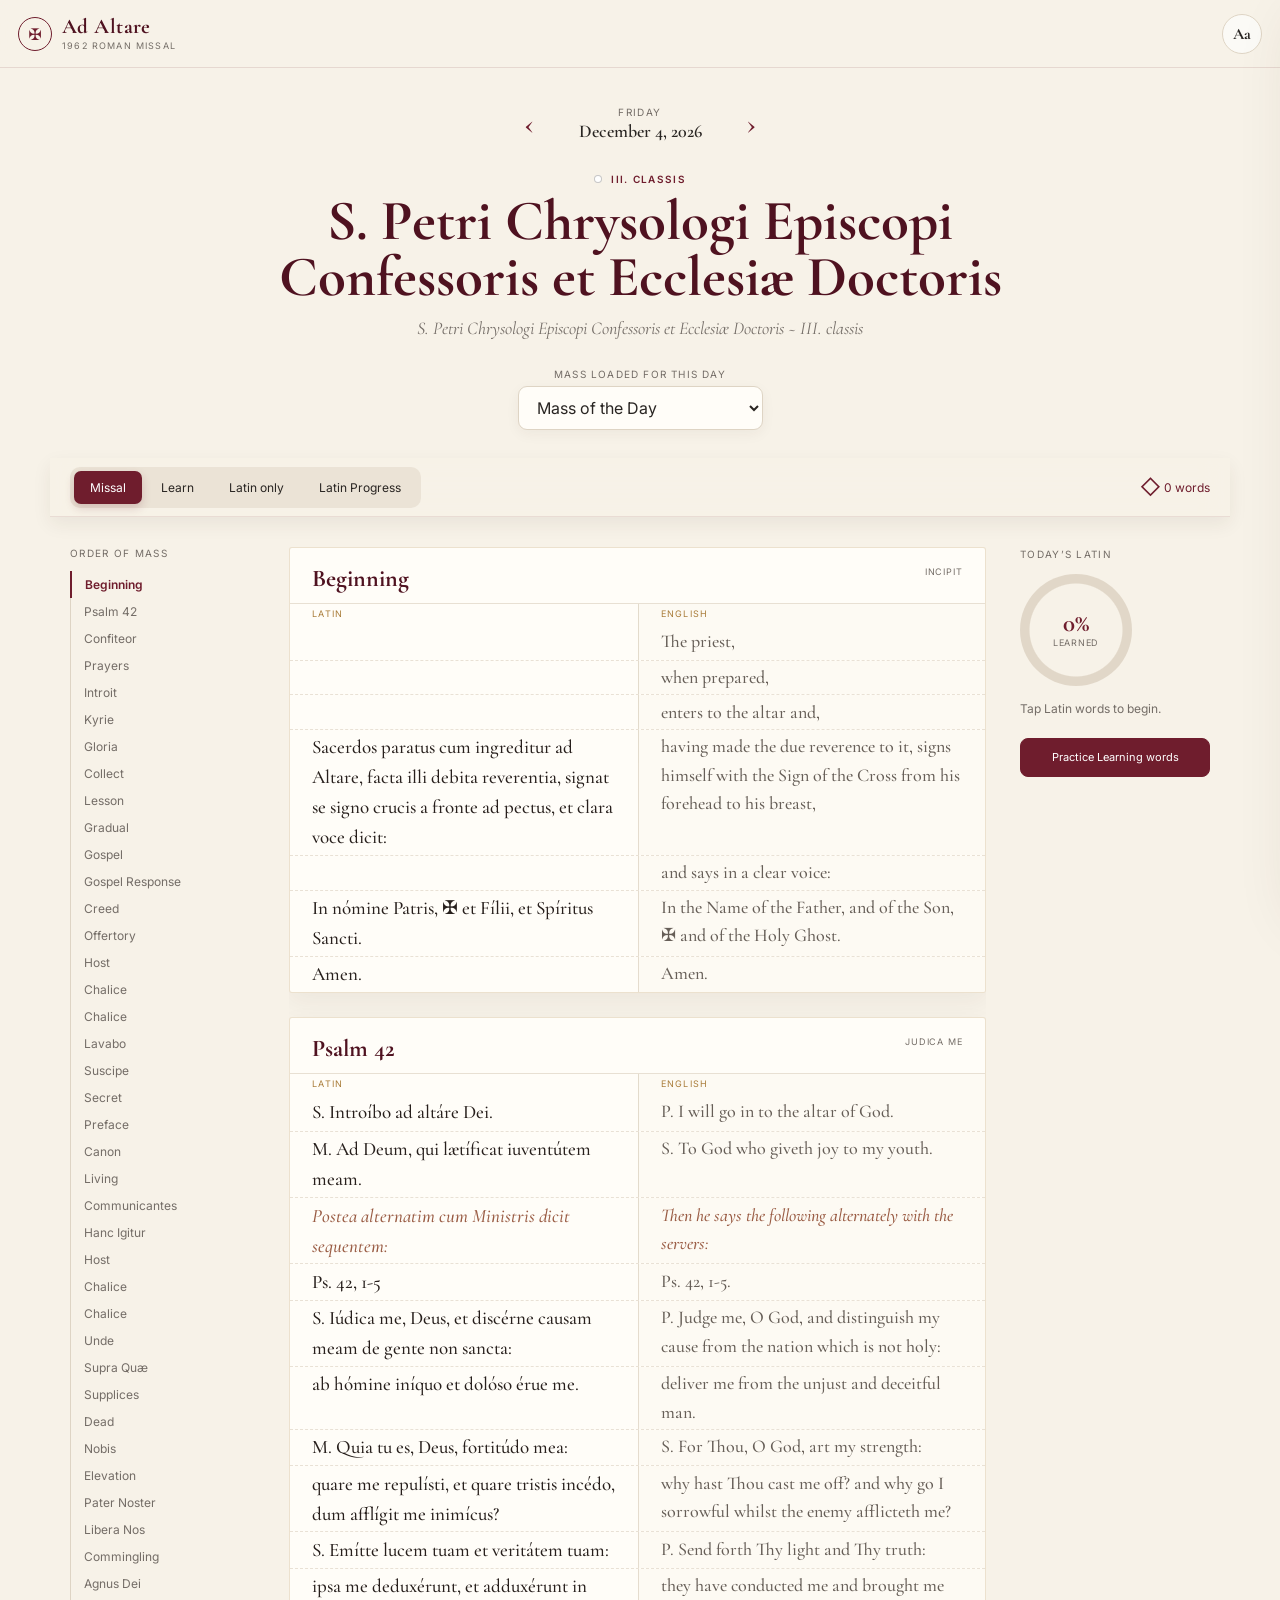
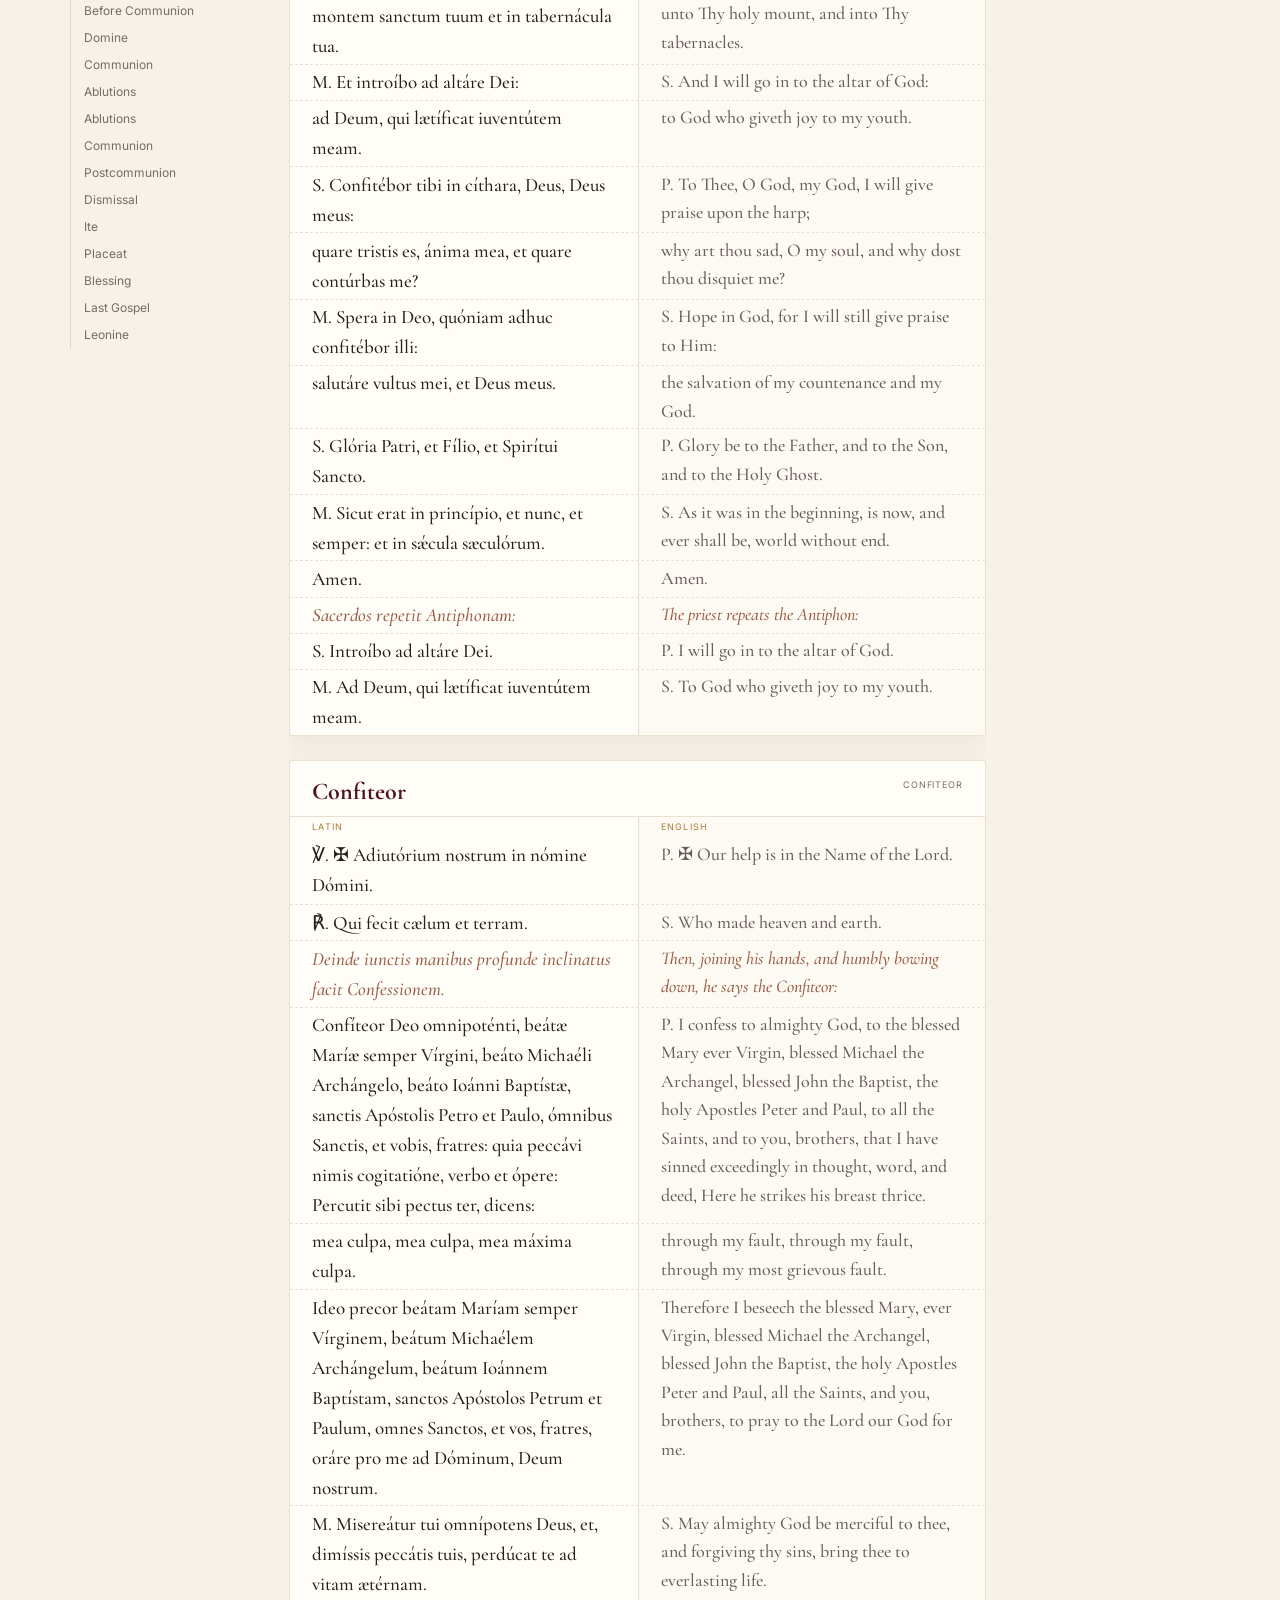
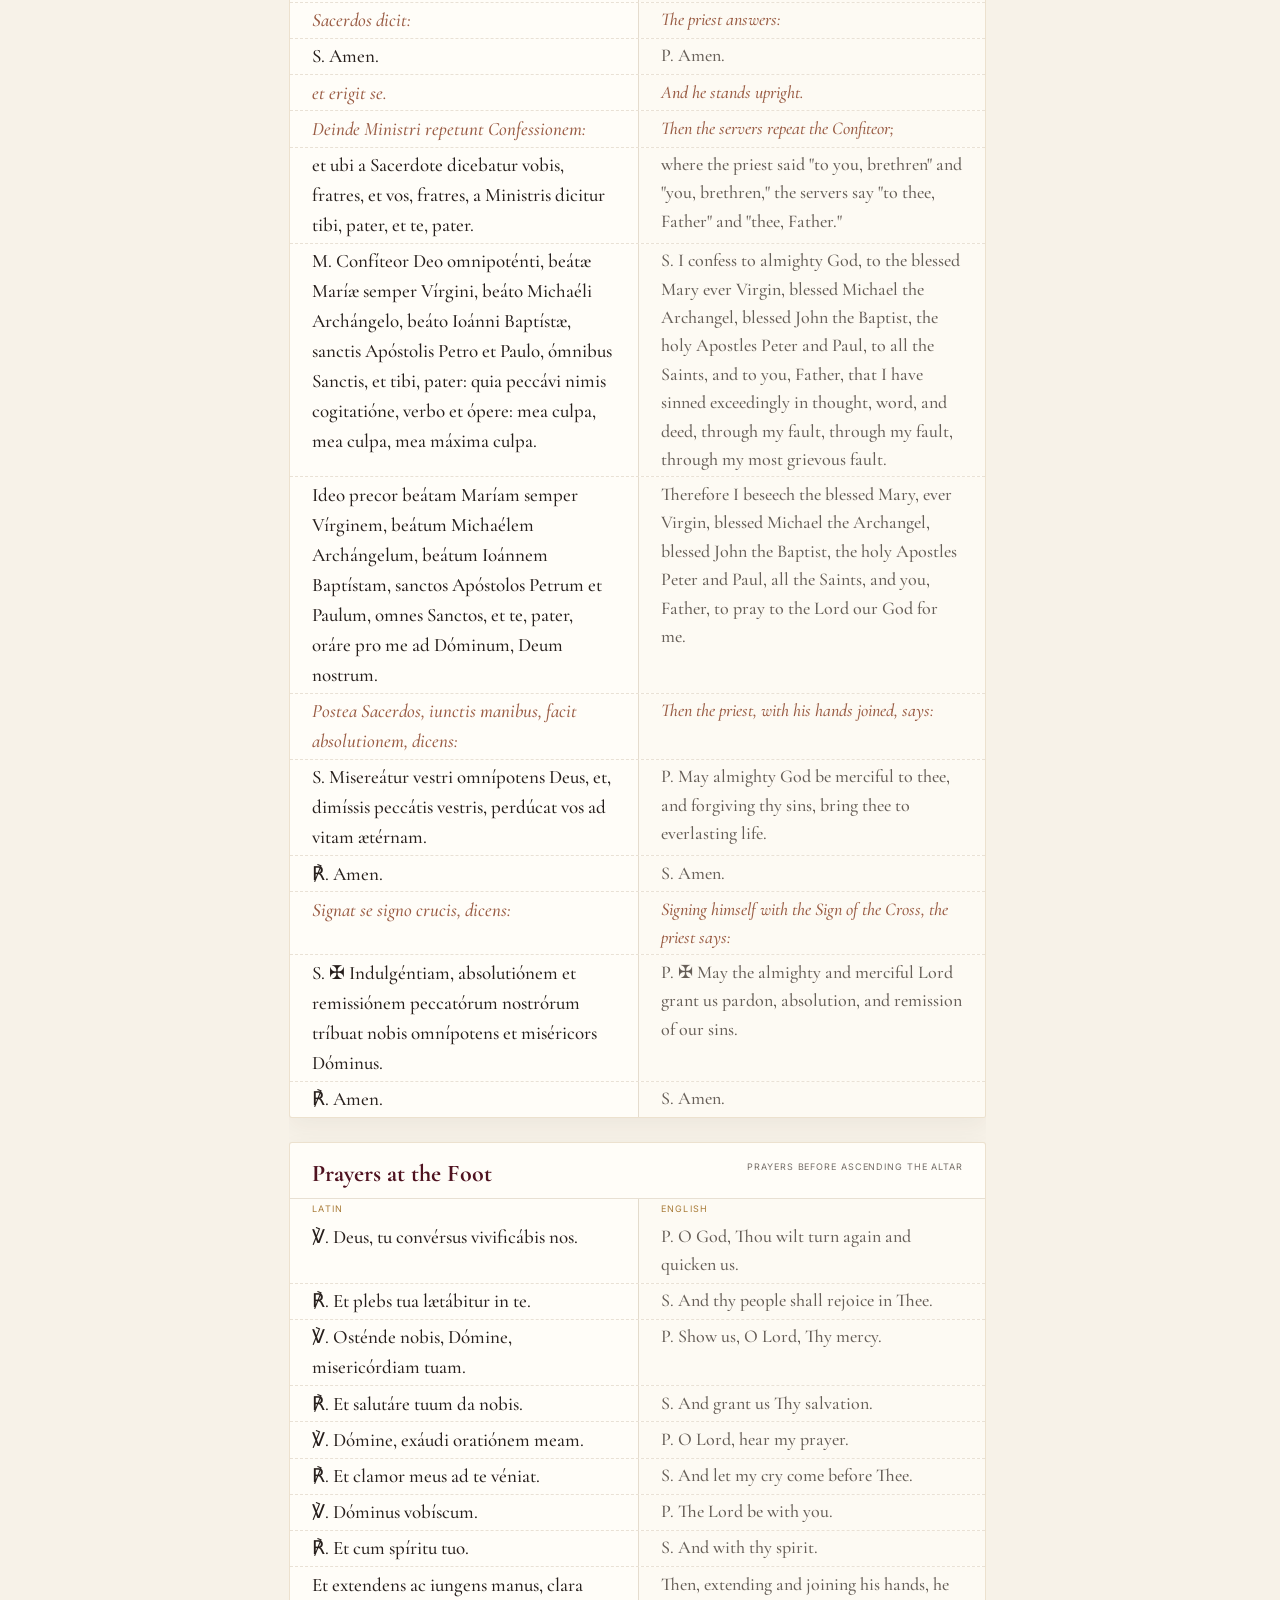
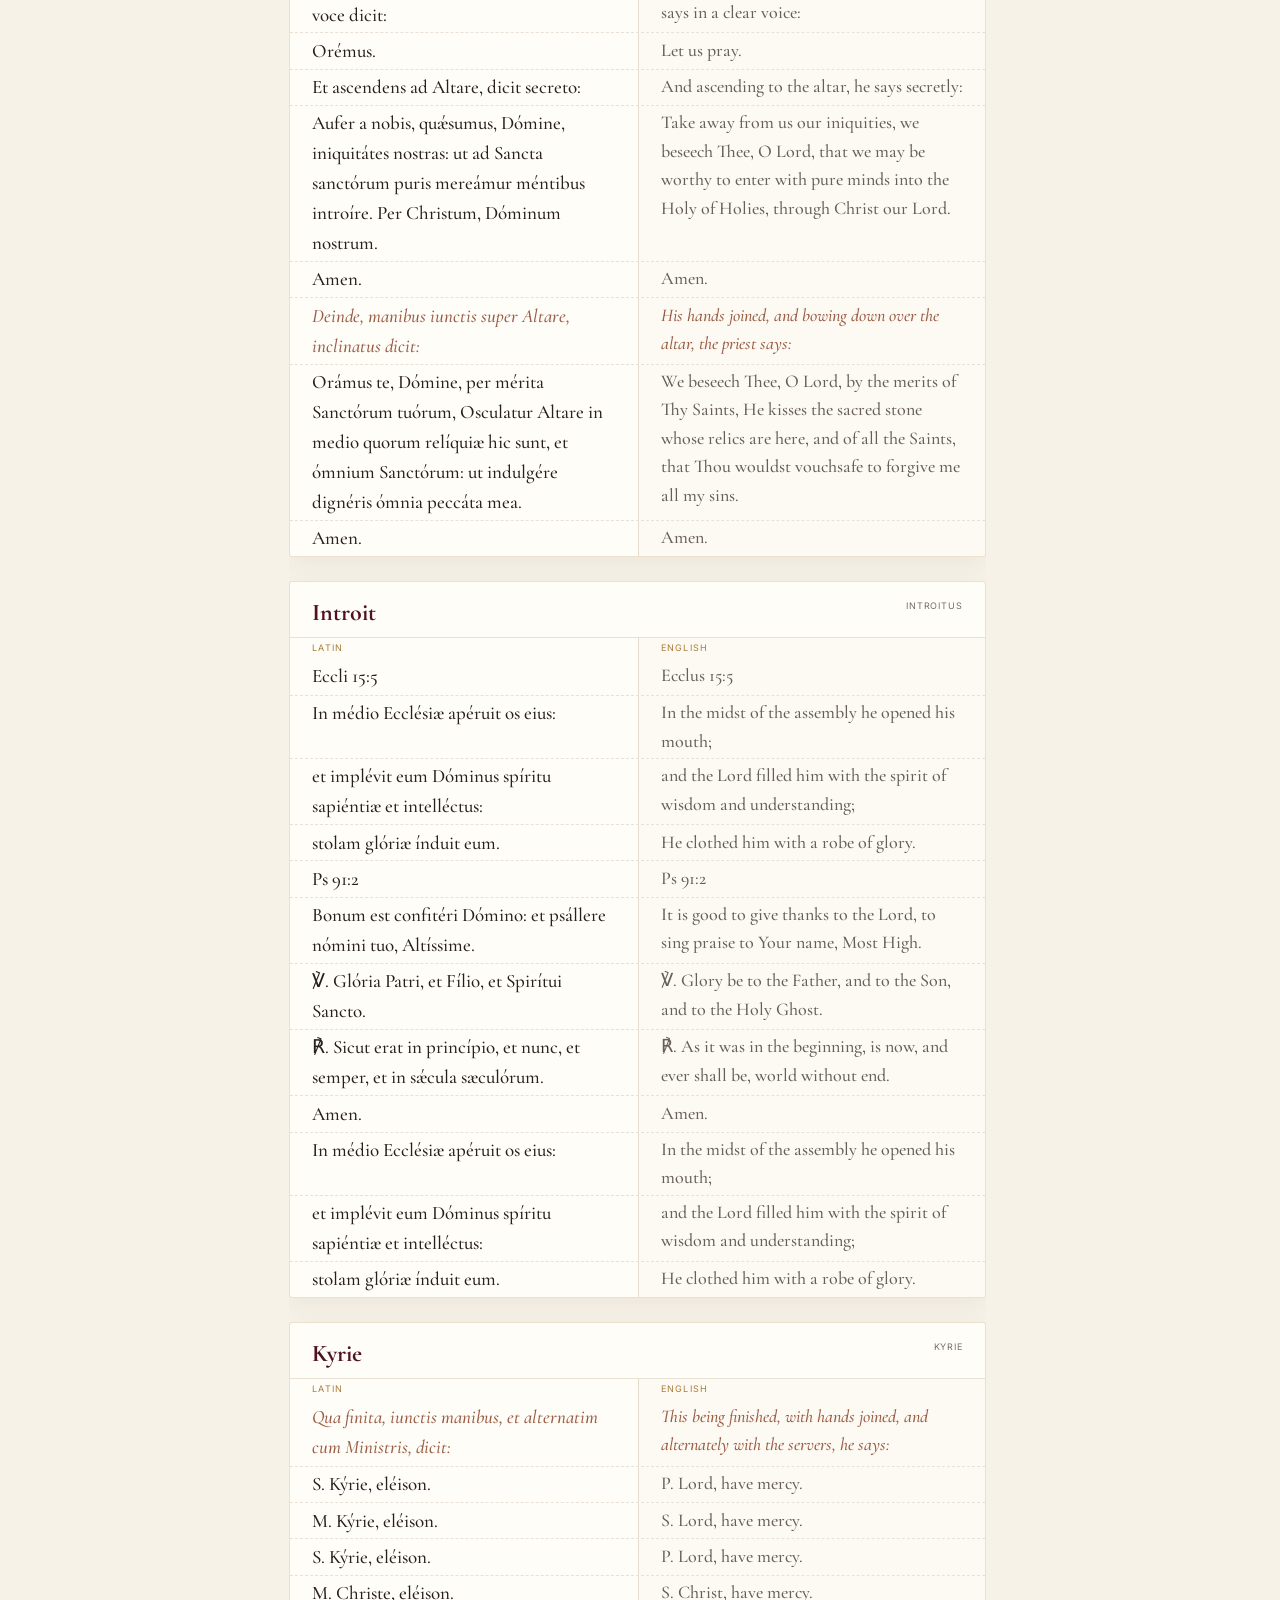
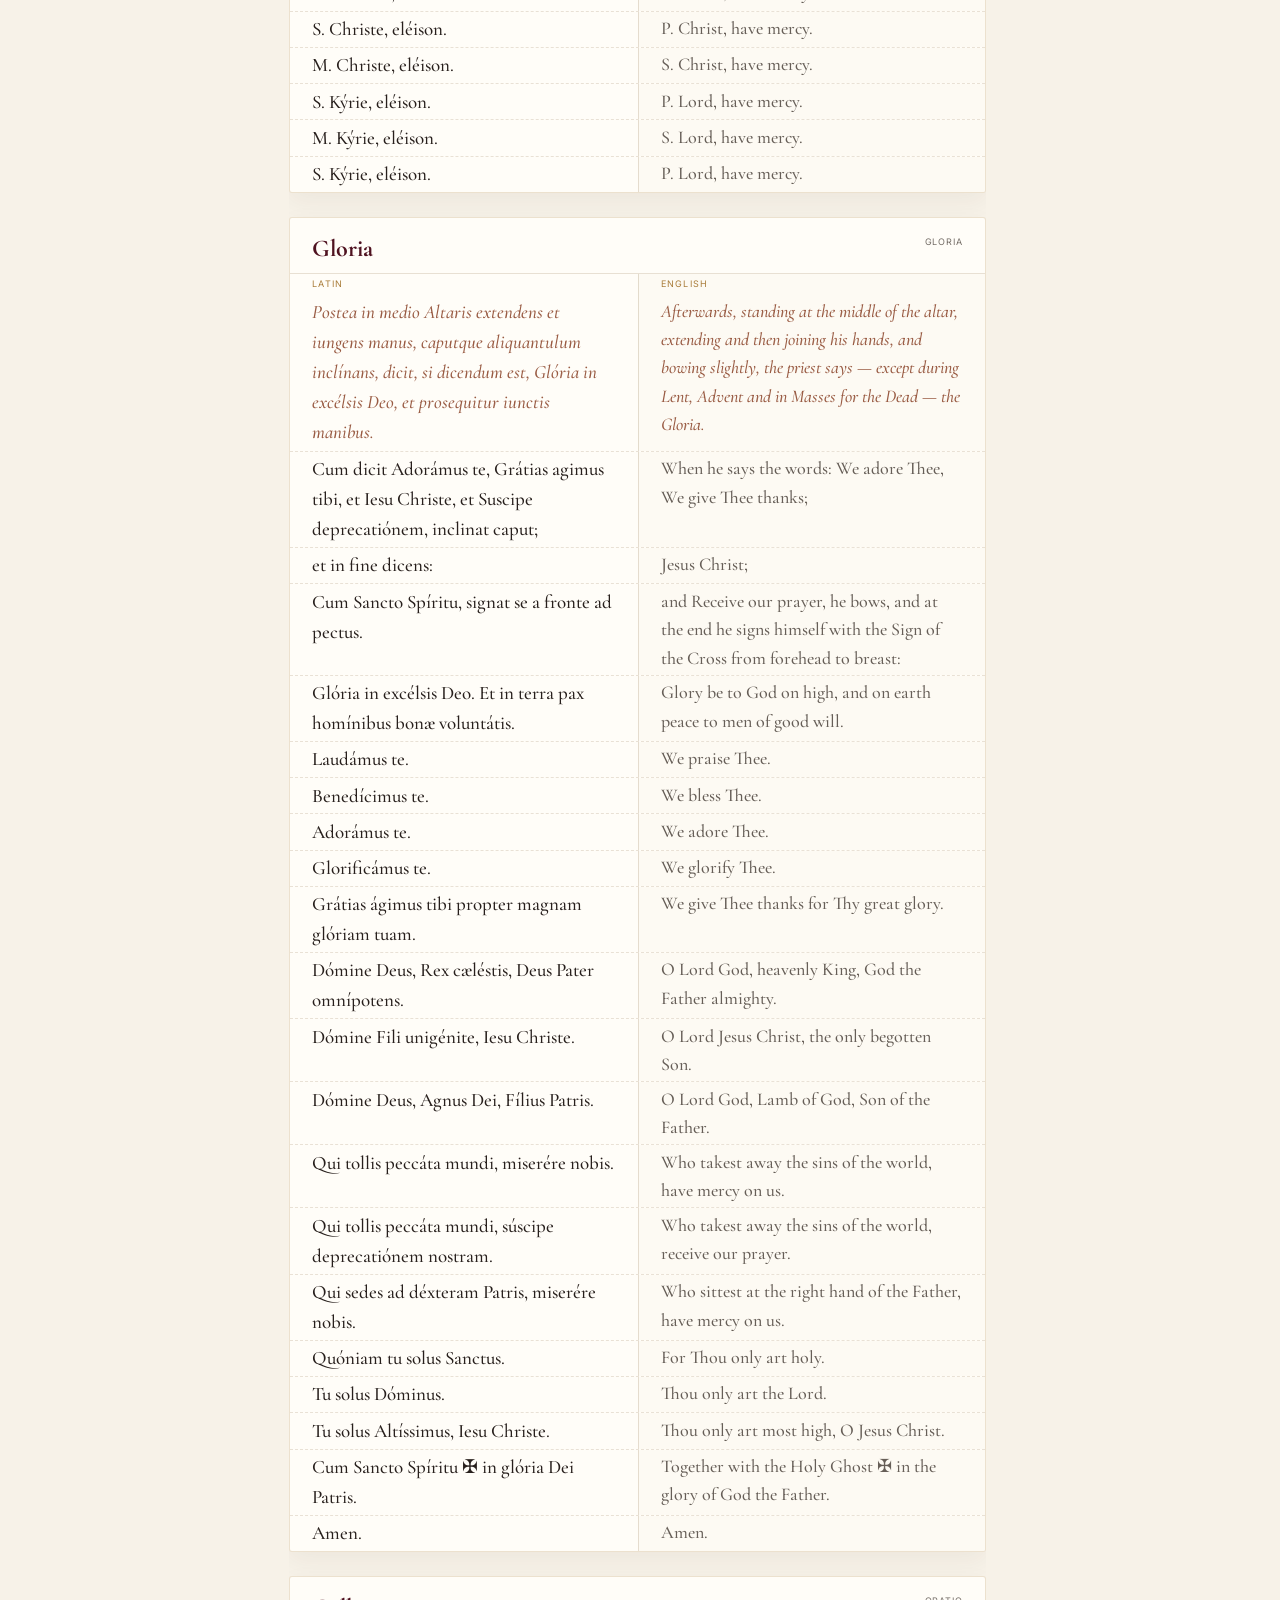
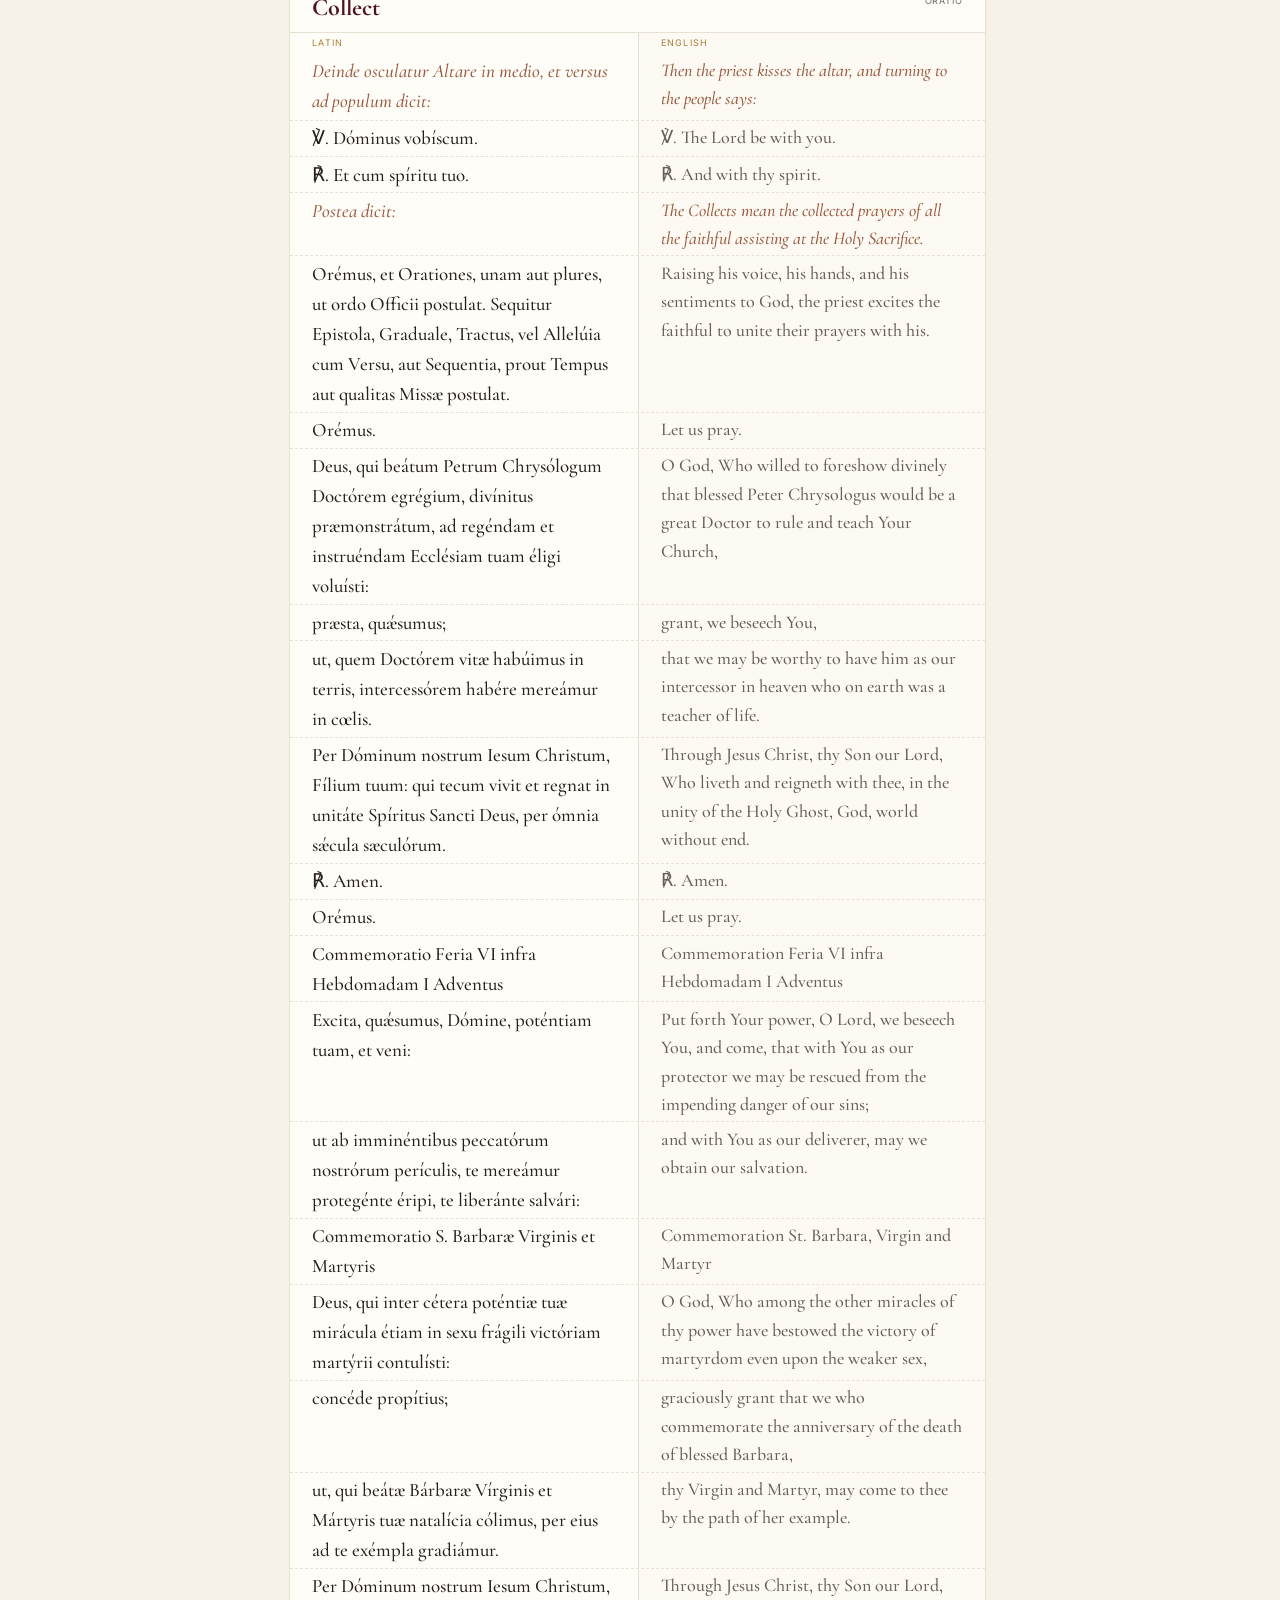
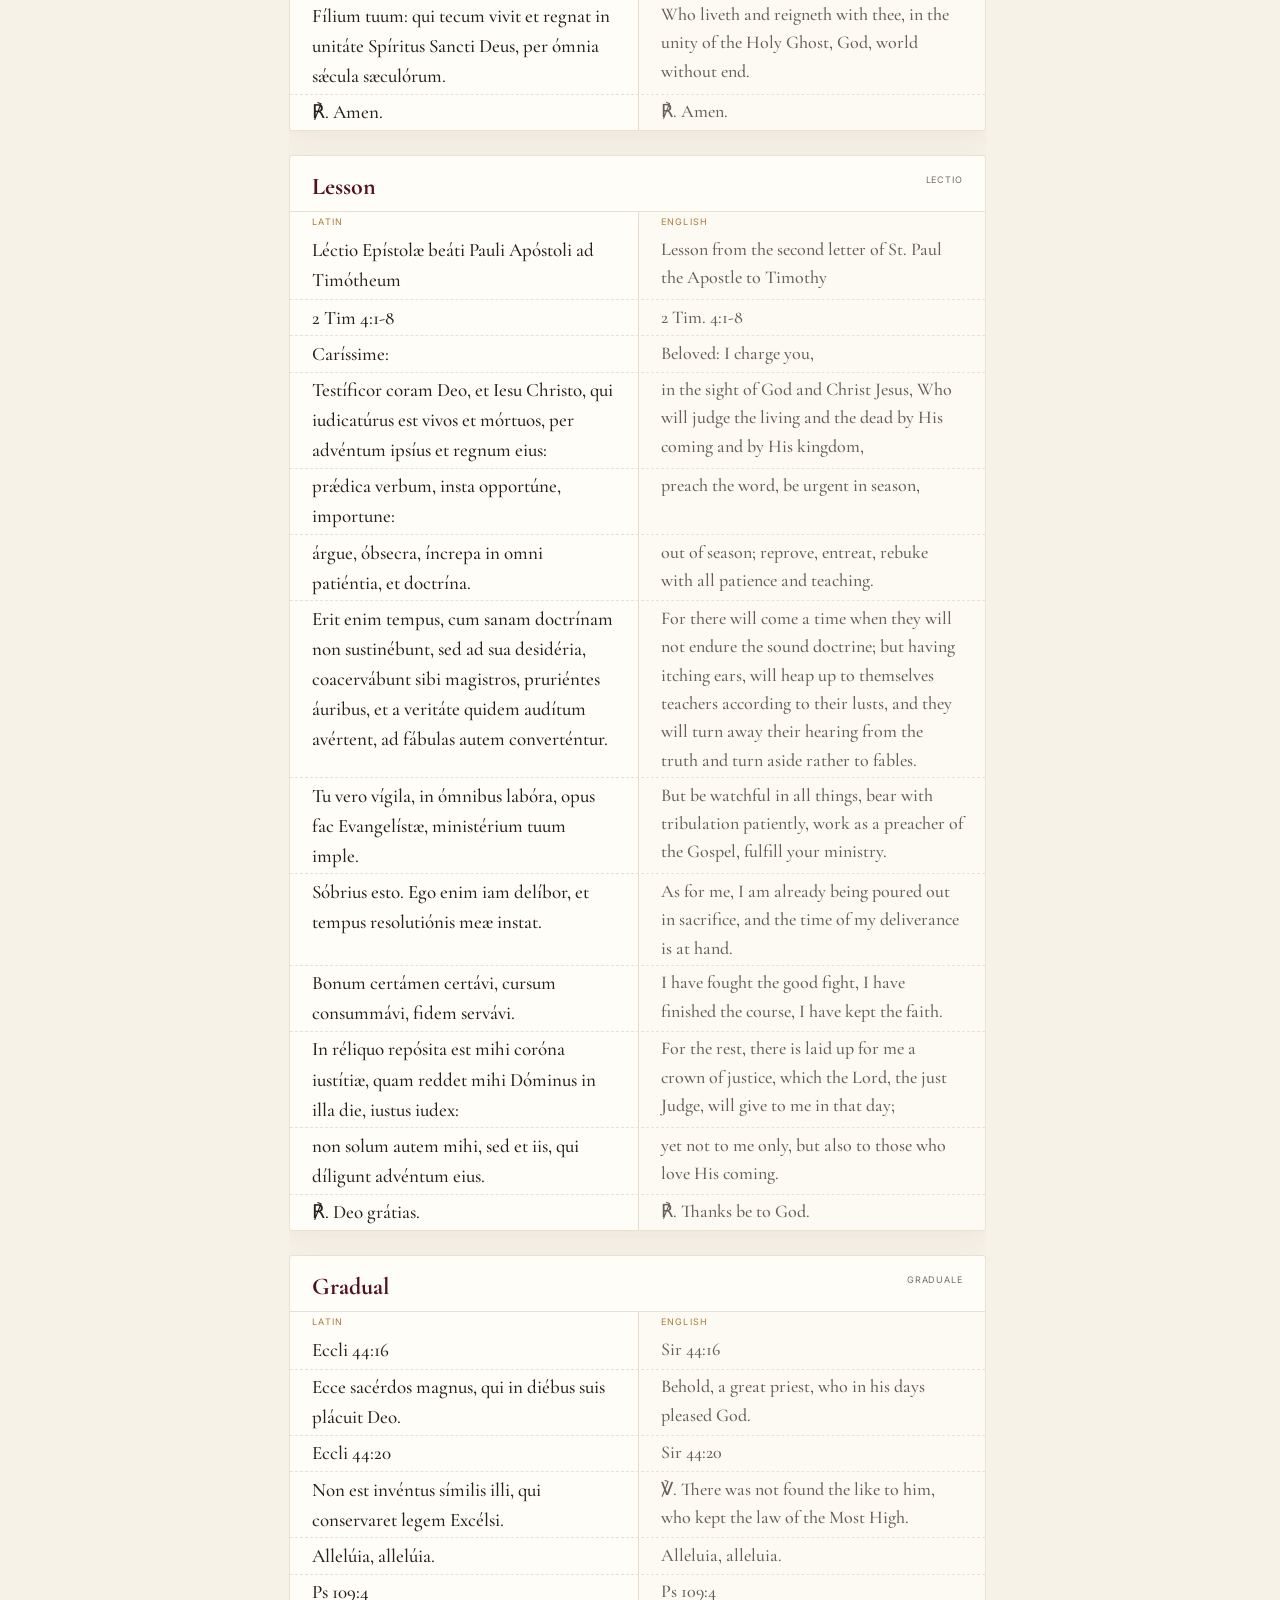
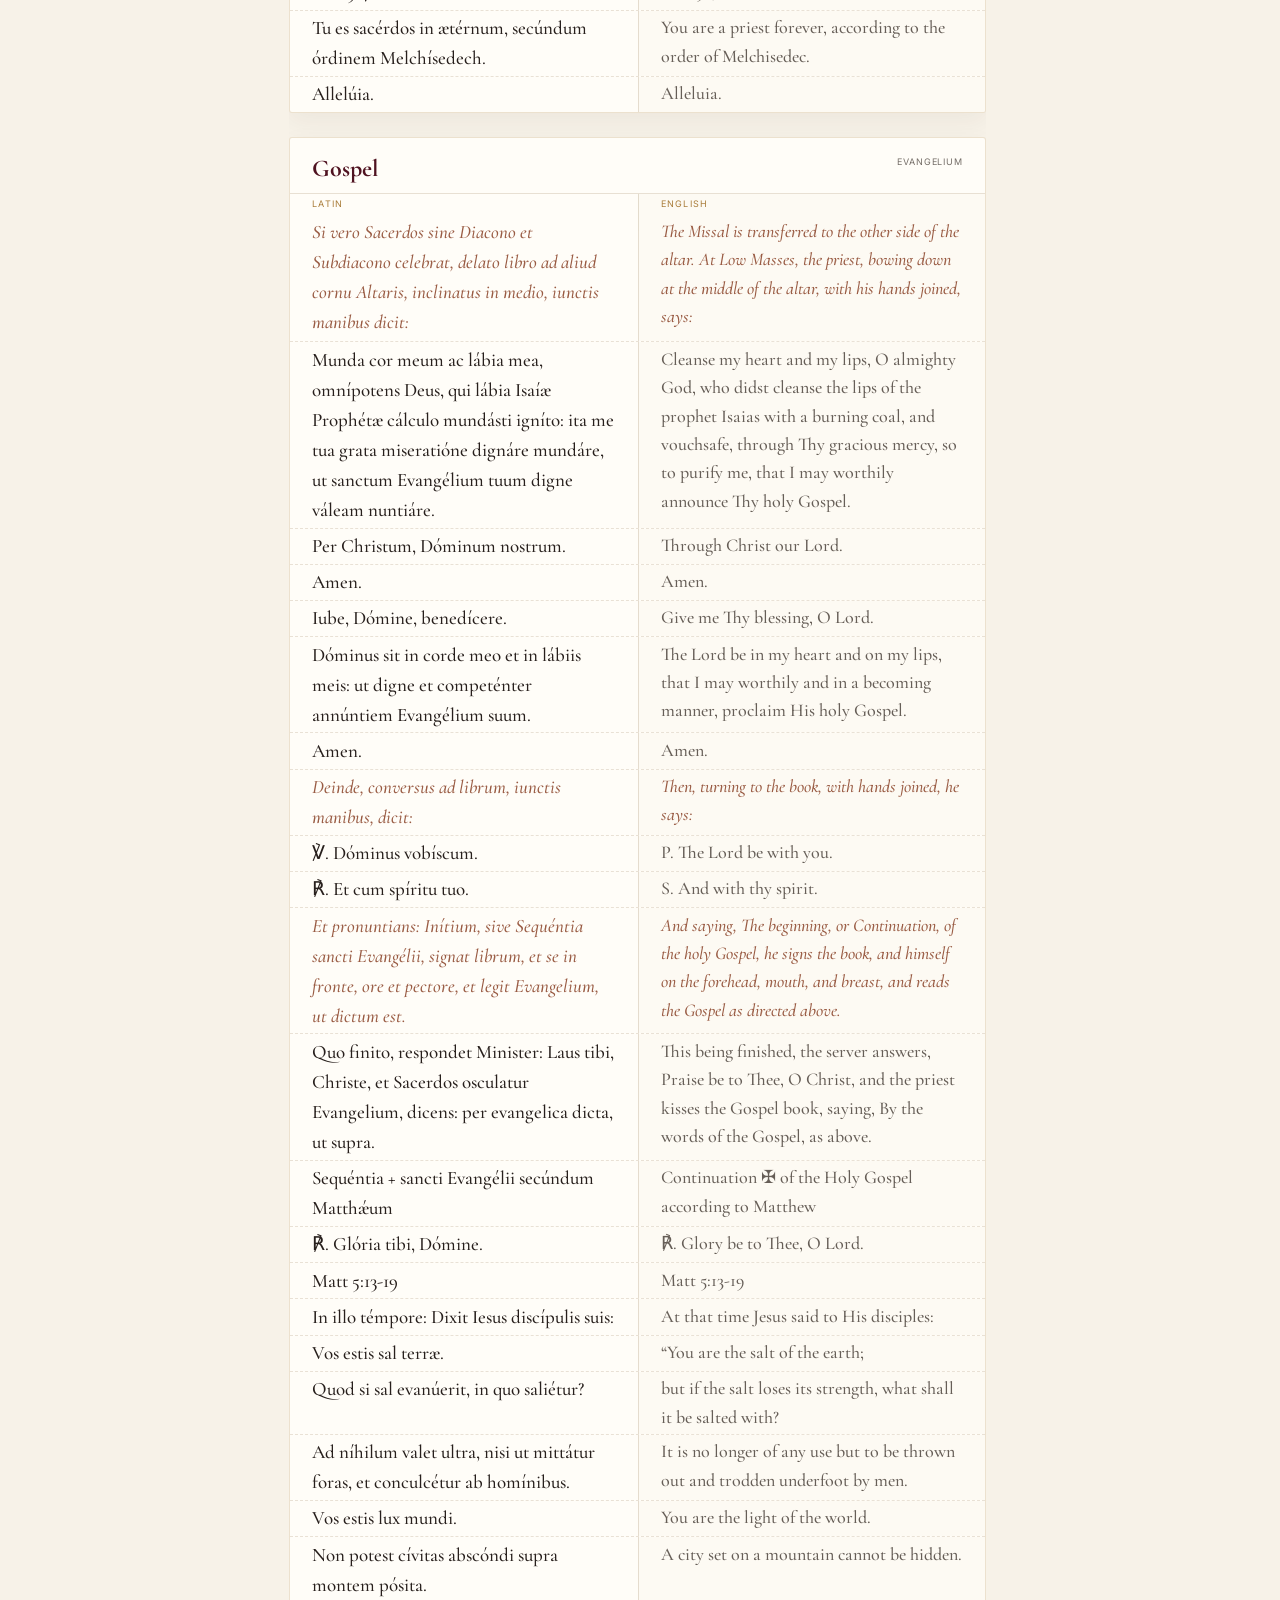
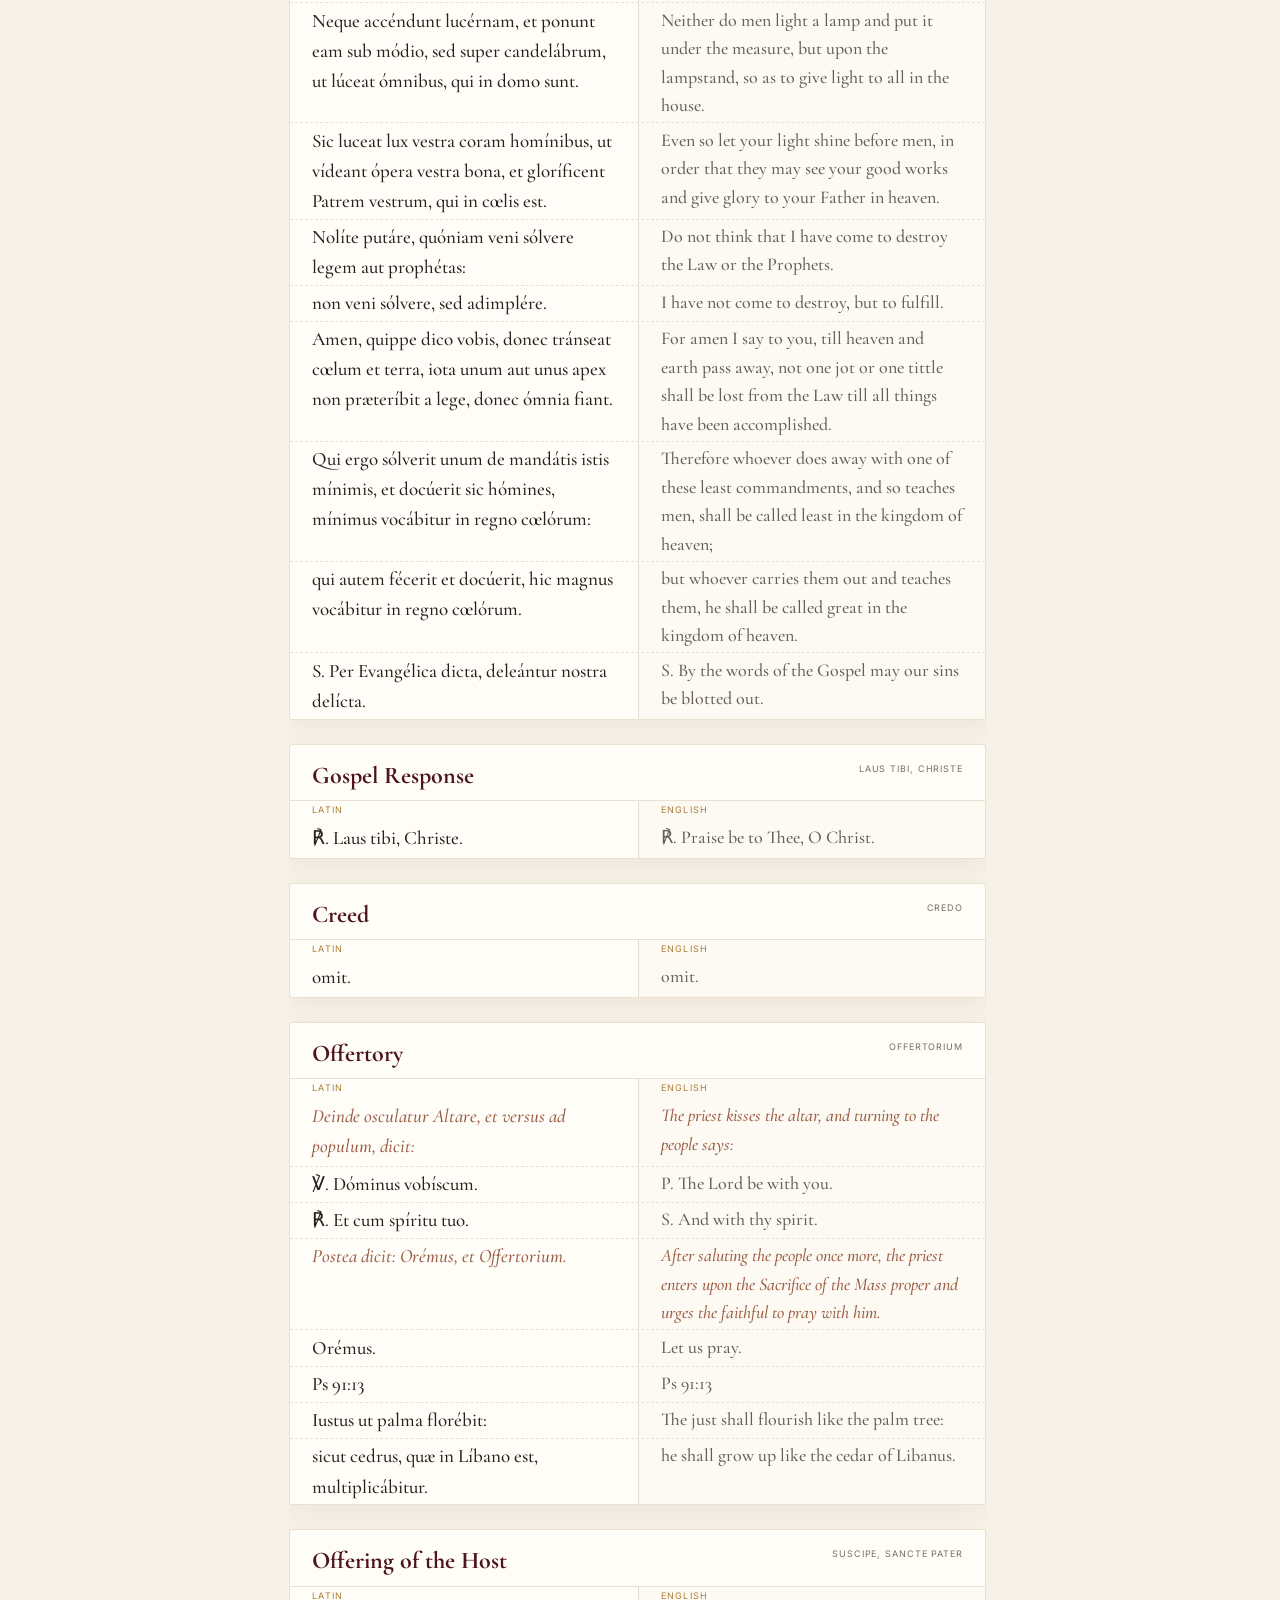
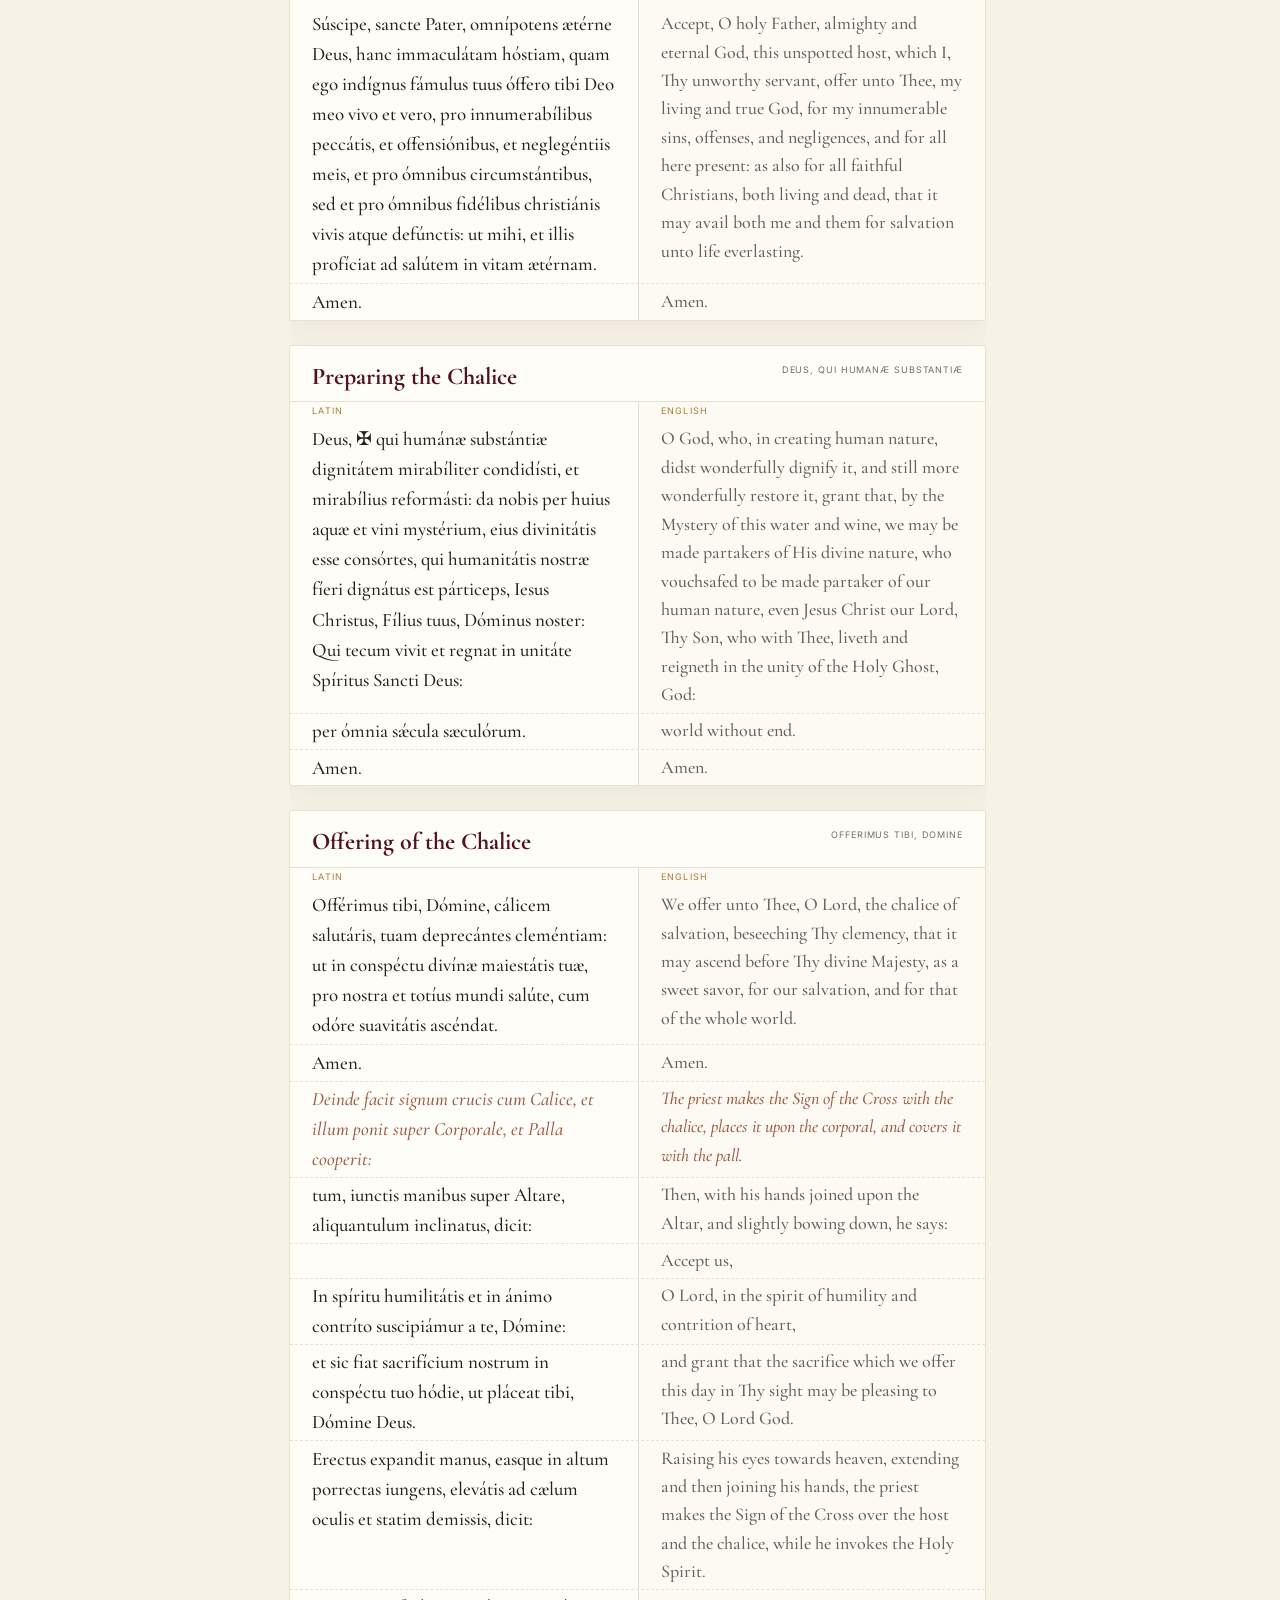
<file: index.html>
<!doctype html>
<html lang="en">
<head>
  <meta charset="utf-8">
  <meta name="viewport" content="width=device-width, initial-scale=1, viewport-fit=cover">
  <meta name="theme-color" content="#6f1d2d">
  <meta name="description" content="A phone-first 1962 Latin Mass companion with word-by-word Latin learning.">
  <title>Ad Altare — Latin Mass Companion</title>
  <link rel="manifest" href="manifest.webmanifest">
  <link rel="stylesheet" href="styles.css">
</head>
<body>
  <a class="skip-link" href="#massText">Skip to Mass text</a>

  <header class="app-header">
    <div class="brand" aria-label="Ad Altare home">
      <span class="brand-mark" aria-hidden="true">✠</span>
      <span><strong>Ad Altare</strong><small>1962 Roman Missa<button type="button" class="editor-secret" id="editorSecret" aria-label="Open the private alignment editor">l</button></small></span>
    </div>
    <div class="alignment-editor-controls" id="alignmentEditorControls" aria-label="Private alignment editor" hidden>
      <button type="button" id="alignmentEditButton">Edit</button>
      <button type="button" id="alignmentAssignButton" hidden>Assign</button>
      <button type="button" id="alignmentFinishedButton" hidden>Finished</button>
      <span id="alignmentEditorStatus" aria-live="polite"></span>
    </div>
    <button class="icon-button" id="settingsButton" aria-label="Reading settings" aria-expanded="false">Aa</button>
  </header>

  <main>
    <section class="day-hero" aria-labelledby="feastTitle">
      <div class="date-controls">
        <button class="date-step" id="previousDay" aria-label="Previous day">‹</button>
        <button class="date-display" id="dateButton" aria-label="Choose a date">
          <span id="dateWeekday">Wednesday</span>
          <strong id="dateLabel">June 24, 2026</strong>
        </button>
        <input id="datePicker" type="date" value="2026-06-24" aria-label="Mass date">
        <button class="date-step" id="nextDay" aria-label="Next day">›</button>
      </div>

      <p class="eyebrow" id="liturgicalMeta"><span class="vestment white"></span> First class · White</p>
      <h1 id="feastTitle">The Nativity of St. John the Baptist</h1>
      <p class="feast-latin" id="feastLatin">In Nativitate S. Joannis Baptistæ</p>

      <label class="mass-select-label" for="massSelect">Mass loaded for this day</label>
      <select id="massSelect" class="mass-select">
        <option value="day">Mass of the Day</option>
      </select>
      <p class="data-note" id="dataNote" hidden></p>
    </section>

    <section class="mode-bar" aria-label="Reading mode">
      <div class="segmented" role="group" aria-label="Choose reading mode">
        <button class="mode active" data-mode="follow" aria-pressed="true">Missal</button>
        <button class="mode" data-mode="learn" aria-pressed="false">Learn</button>
        <button class="mode" data-mode="latin" aria-pressed="false">Latin only</button>
        <button class="mode" data-mode="progress" aria-pressed="false">Latin Progress</button>
      </div>
      <button class="bookmark-button" id="vocabButton"><span aria-hidden="true">◇</span> <span id="savedCount">0</span> words</button>
    </section>

    <nav class="section-nav" aria-label="Mass sections">
      <div id="sectionNav"></div>
    </nav>

    <div class="reading-progress" aria-hidden="true"><span id="readingProgress"></span></div>

    <section class="mass-shell">
      <aside class="desktop-toc" aria-label="Order of Mass">
        <p>Order of Mass</p>
        <div id="desktopNav"></div>
      </aside>

      <article id="massText" class="mass-text" tabindex="-1" aria-live="polite"></article>

      <aside class="learn-rail" id="learnRail" aria-label="Study progress">
        <p class="rail-label">Today’s Latin</p>
        <div class="progress-ring" id="progressRing" style="--progress:0"><strong id="learnedPercent">0%</strong><span>explored</span></div>
        <p id="exploredCount">Tap Latin words to begin.</p>
        <button class="primary-button" id="practiceButton">Practice Learning words</button>
      </aside>
    </section>
  </main>

  <footer>
    <span aria-hidden="true">✠</span>
    <p>Designed for prayer first, study second.</p>
    <small id="appVersion">Ad Altare Beta</small>
    <button id="todayButton">Return to today</button>
  </footer>

  <dialog id="wordDialog" class="word-dialog">
    <form method="dialog" class="sheet">
      <div class="sheet-handle" aria-hidden="true"></div>
      <button class="sheet-close" value="close" aria-label="Close word details">×</button>
      <p class="eyebrow" id="wordGrammar">Noun · accusative singular</p>
      <h2 id="wordForm">altare</h2>
      <p class="pronunciation" id="wordPronunciation">ahl-TAH-reh</p>
      <p class="word-meaning" id="wordMeaning">altar</p>
      <dl>
        <div><dt>Dictionary form</dt><dd id="wordLemma">altare, altaris</dd></div>
        <div><dt>In this sentence</dt><dd id="wordContext">to the altar</dd></div>
        <div><dt>Reference #</dt><dd id="wordNumber">L0001</dd></div>
      </dl>
      <div class="word-actions-dialog">
        <button type="button" class="learn-word" id="learnWordButton">Add this to Learn</button>
        <button type="button" class="know-word" id="knowWordButton">I know this</button>
      </div>
    </form>
  </dialog>

  <dialog id="practiceDialog" class="practice-dialog">
    <div class="practice-panel">
      <div class="practice-header">
        <div><p class="eyebrow">Quick practice</p><h2>Learning words</h2></div>
        <button class="sheet-close" id="closePractice" aria-label="Close practice">×</button>
      </div>
      <div id="practiceEmpty" class="empty-state">
        <span aria-hidden="true">◇</span>
        <h3>No words in Learning yet</h3>
        <p>Open Learn mode, tap a Latin word, and choose “Add this to Learn.”</p>
      </div>
      <div id="flashcard" class="flashcard" hidden tabindex="0" role="button" aria-label="Flip flashcard">
        <p class="eyebrow" id="cardProgress">Word 1 of 1</p>
        <div id="cardFront" class="card-face"></div>
        <p class="flip-hint">Tap to reveal</p>
      </div>
      <div id="cardActions" class="card-actions" hidden>
        <button data-score="again">Again</button>
        <button data-score="known">I knew it</button>
      </div>
    </div>
  </dialog>

  <aside id="settingsPanel" class="settings-panel" aria-hidden="true">
    <div class="settings-head"><strong>Reading settings</strong><button id="closeSettings" aria-label="Close settings">×</button></div>
    <label>Text size <input id="fontSize" type="range" min="16" max="25" value="19"></label>
    <label class="setting-row"><span>Dim for church</span><input id="dimToggle" type="checkbox" role="switch"></label>
    <label class="setting-row"><span>Keep screen awake</span><input id="wakeToggle" type="checkbox" role="switch"></label>
  </aside>

  <div id="toast" class="toast" role="status" aria-live="polite"></div>
  <script src="data/masses-2026-part1.js"></script>
  <script src="data/masses-2026-part2.js"></script>
  <script src="data/masses-2026-part3.js"></script>
  <script src="data/masses-2026-part4.js"></script>
  <script src="data/latin-lexicon.js"></script>
  <script src="data/word-match-overrides.js"></script>
  <script src="app.js"></script>
</body>
</html>
</file>
<file: styles.css>
@import url('https://fonts.googleapis.com/css2?family=Cormorant+Garamond:wght@500;600;700&family=Inter:wght@400;500;600&display=swap');

:root {
  --wine:#6f1d2d;
  --wine-dark:#4f1220;
  --wine-pale:#f5e9eb;
  --ink:#292522;
  --muted:#746d67;
  --cream:#f7f2e8;
  --paper:#fffdf8;
  --gold:#a97c39;
  --line:#ded4c4;
  --latin-size:19px;
  --shadow:0 18px 60px rgba(62,42,31,.12);
  --app-header-height:68px;
  --mode-bar-height:58px;
  --section-nav-height:50px;
}

* { box-sizing:border-box; }
html { scroll-behavior:smooth; scroll-padding-top:155px; }
body {
  margin:0;
  color:var(--ink);
  background:var(--cream);
  font-family:Inter,system-ui,sans-serif;
  -webkit-font-smoothing:antialiased;
}
button, select, input { font:inherit; }
button, select { color:inherit; }
button { cursor:pointer; }
.skip-link { position:fixed; z-index:100; top:-60px; left:12px; padding:10px 14px; background:var(--wine); color:white; border-radius:0 0 8px 8px; }
.skip-link:focus { top:0; }

.app-header {
  height:var(--app-header-height);
  padding:0 max(18px,env(safe-area-inset-left));
  display:flex;
  align-items:center;
  justify-content:space-between;
  border-bottom:1px solid rgba(111,29,45,.12);
  background:rgba(247,242,232,.92);
  backdrop-filter:blur(16px);
  position:sticky;
  top:0;
  z-index:20;
}
.brand { display:flex; align-items:center; gap:10px; }
.brand-mark { display:grid; place-items:center; width:34px; height:34px; border:1px solid var(--wine); color:var(--wine); border-radius:50%; font-size:16px; }
.brand strong { display:block; font:700 21px/1 'Cormorant Garamond',serif; color:var(--wine-dark); letter-spacing:.02em; }
.brand small { display:block; font-size:9px; letter-spacing:.13em; text-transform:uppercase; color:var(--muted); margin-top:3px; }
.editor-secret {
  appearance:none;
  border:0;
  background:transparent;
  color:inherit;
  font:inherit;
  letter-spacing:inherit;
  text-transform:inherit;
  padding:0;
  cursor:default;
}
body.mode-learn .editor-secret { cursor:pointer; }
body:not(.mode-learn) .editor-secret { pointer-events:none; }
.alignment-editor-controls {
  position:absolute;
  z-index:22;
  left:50%;
  top:9px;
  transform:translateX(-50%);
  display:flex;
  align-items:center;
  gap:5px;
  max-width:min(560px,calc(100% - 330px));
  min-height:48px;
  padding:5px;
  border:1px solid rgba(111,29,45,.18);
  border-radius:12px;
  background:rgba(255,253,248,.97);
  box-shadow:0 8px 24px rgba(62,42,31,.12);
}
.alignment-editor-controls[hidden] { display:none; }
.alignment-editor-controls button {
  min-height:36px;
  padding:7px 13px;
  border:1px solid var(--line);
  border-radius:8px;
  background:var(--paper);
  color:var(--wine);
  font-size:11px;
  font-weight:700;
}
#alignmentEditButton.active, #alignmentAssignButton {
  border-color:var(--wine);
  background:var(--wine);
  color:white;
}
#alignmentEditButton:disabled { cursor:default; }
#alignmentAssignButton:disabled { cursor:not-allowed; opacity:.45; }
#alignmentEditorStatus {
  max-width:235px;
  padding:0 7px;
  color:var(--muted);
  font-size:10px;
  line-height:1.25;
  white-space:nowrap;
  overflow:hidden;
  text-overflow:ellipsis;
}
#alignmentEditorStatus:empty { display:none; }
.icon-button { width:40px; height:40px; border:1px solid var(--line); border-radius:50%; background:rgba(255,255,255,.6); font-family:'Cormorant Garamond',serif; font-weight:700; }

.day-hero { max-width:860px; margin:0 auto; text-align:center; padding:35px 20px 28px; }
.date-controls { display:flex; justify-content:center; align-items:center; gap:14px; margin-bottom:28px; }
.date-step { border:0; background:transparent; font:500 34px/1 'Cormorant Garamond',serif; color:var(--wine); padding:4px 12px; }
.date-display { min-width:160px; border:0; background:transparent; padding:0; position:relative; }
.date-display span { display:block; color:var(--muted); text-transform:uppercase; letter-spacing:.14em; font-size:10px; margin-bottom:3px; }
.date-display strong { font:600 18px/1.15 'Cormorant Garamond',serif; }
#datePicker { position:absolute; opacity:0; pointer-events:none; width:1px; }
.eyebrow { margin:0 0 8px; color:var(--wine); text-transform:uppercase; letter-spacing:.13em; font-size:10px; font-weight:600; }
.vestment { display:inline-block; width:8px; height:8px; border-radius:50%; margin-right:5px; border:1px solid rgba(0,0,0,.22); }
.vestment.white { background:#fff; }
.vestment.red { background:#9d1f2b; }
.vestment.green { background:#28794d; }
.vestment.violet { background:#6f4aa1; }
.vestment.black { background:#1f1b19; }
.day-hero h1 { max-width:750px; margin:0 auto; color:var(--wine-dark); font:700 clamp(35px,6vw,57px)/.98 'Cormorant Garamond',serif; text-wrap:balance; }
.feast-latin { margin:12px 0 28px; color:var(--muted); font:italic 18px/1.3 'Cormorant Garamond',serif; }
.mass-select-label { display:block; font-size:10px; color:var(--muted); text-transform:uppercase; letter-spacing:.12em; margin-bottom:6px; }
.mass-select { min-width:245px; max-width:100%; padding:10px 36px 10px 14px; border:1px solid var(--line); border-radius:9px; background:var(--paper); box-shadow:0 4px 14px rgba(62,42,31,.05); }
.data-note { max-width:540px; margin:12px auto 0; font-size:12px; color:var(--muted); }

.mode-bar {
  position:sticky;
  top:var(--app-header-height);
  z-index:19;
  max-width:1180px;
  min-height:var(--mode-bar-height);
  margin:0 auto 10px;
  padding:8px 20px;
  display:flex;
  align-items:center;
  justify-content:space-between;
  gap:12px;
  background:rgba(247,242,232,.96);
  border-bottom:1px solid rgba(111,29,45,.1);
  box-shadow:0 7px 18px rgba(62,42,31,.07);
  backdrop-filter:blur(14px);
}
.segmented { display:inline-flex; flex-wrap:wrap; gap:3px; padding:4px; background:#ebe3d6; border-radius:10px; }
.mode { border:0; background:transparent; border-radius:7px; padding:9px 16px; font-size:12px; }
.mode.active { color:white; background:var(--wine); box-shadow:0 4px 10px rgba(111,29,45,.2); }
.bookmark-button { border:0; background:transparent; color:var(--wine); padding:9px 0; font-size:12px; }
.bookmark-button span:first-child { font-size:20px; vertical-align:-2px; }

.section-nav { display:none; position:sticky; top:calc(var(--app-header-height) + var(--mode-bar-height)); z-index:18; overflow:auto; scrollbar-width:none; padding:9px 12px; background:rgba(247,242,232,.95); border-block:1px solid rgba(111,29,45,.1); backdrop-filter:blur(12px); }
.section-nav::-webkit-scrollbar { display:none; }
.section-nav > div { display:flex; gap:7px; width:max-content; }
.section-link { border:1px solid var(--line); background:var(--paper); border-radius:999px; padding:7px 12px; font-size:11px; white-space:nowrap; text-decoration:none; color:var(--muted); max-width:240px; overflow:hidden; text-overflow:ellipsis; }
.section-link.active { background:var(--wine); border-color:var(--wine); color:white; }
.reading-progress { position:sticky; top:calc(var(--app-header-height) + var(--mode-bar-height)); z-index:19; height:2px; background:transparent; }
.reading-progress span { display:block; width:0; height:100%; background:var(--gold); }

.mass-shell { max-width:1180px; margin:0 auto; padding:18px 20px 80px; display:grid; grid-template-columns:minmax(0,185px) minmax(0,700px) 190px; justify-content:center; gap:34px; align-items:start; }
.desktop-toc, .learn-rail { position:sticky; top:calc(var(--app-header-height) + var(--mode-bar-height) + 27px); }
.desktop-toc { min-width:0; overflow:hidden; }
.desktop-toc > p, .rail-label { text-transform:uppercase; letter-spacing:.13em; font-size:10px; color:var(--muted); margin:0 0 12px; }
.desktop-toc div { display:flex; flex-direction:column; min-width:0; }
.desktop-toc .section-link { display:block; width:100%; max-width:100%; min-width:0; box-sizing:border-box; color:var(--muted); text-decoration:none; border:0; border-left:1px solid var(--line); border-radius:0; background:transparent; padding:6px 0 6px 13px; font-size:12px; line-height:1.25; white-space:nowrap; overflow:hidden; text-overflow:ellipsis; }
.desktop-toc .section-link:hover, .desktop-toc .section-link.active { color:var(--wine); border-left:2px solid var(--wine); font-weight:600; background:transparent; }
.mass-text { min-width:0; outline:none; overflow:hidden; }
.mass-section { margin:0 0 24px; background:var(--paper); border:1px solid rgba(169,124,57,.22); box-shadow:0 8px 24px rgba(62,42,31,.055); border-radius:3px; overflow:hidden; }
.section-heading { display:flex; justify-content:space-between; align-items:flex-start; gap:16px; padding:18px 22px 12px; border-bottom:1px solid rgba(222,212,196,.7); min-width:0; }
.section-heading h2 { margin:0; color:var(--wine-dark); font:700 24px/1.05 'Cormorant Garamond',serif; min-width:0; overflow-wrap:anywhere; }
.section-heading span { color:var(--muted); text-transform:uppercase; letter-spacing:.1em; font-size:9px; text-align:right; max-width:44%; overflow-wrap:anywhere; }
.rubric { margin:0; padding:12px 22px; color:#995b43; background:#fbf6ee; font:italic 13px/1.5 'Cormorant Garamond',serif; text-align:center; }
.prayer-block { display:block; border-top:1px solid rgba(222,212,196,.7); }
.prayer-block:first-of-type { border-top:0; }
.phrase-pair { display:grid; grid-template-columns:minmax(0,1fr) minmax(0,1fr); align-items:stretch; }
.phrase-pair + .phrase-pair { border-top:1px dashed rgba(222,212,196,.66); }
.phrase-pair.instruction-line .latin-copy, .phrase-pair.instruction-line .english-copy { font-style:italic; color:#995b43; }
.phrase-pair:not(:first-child) .language { padding-top:2.4px; padding-bottom:2.8px; }
.language { padding:3.6px 22px 4.2px; min-width:0; }
.language + .language { border-left:1px solid rgba(222,212,196,.8); background:#fdfaf3; }
.language-label { display:block; margin-bottom:8px; text-transform:uppercase; letter-spacing:.14em; font-size:9px; color:var(--gold); font-family:Inter,sans-serif; }
.latin-copy { margin:0; font:500 var(--latin-size)/1.58 'Cormorant Garamond',serif; color:#271f1c; }
.english-copy { margin:0; font:500 calc(var(--latin-size) - 1px)/1.58 'Cormorant Garamond',serif; color:#665e57; }
.latin-copy, .english-copy { white-space:pre-line; }
.response { color:var(--wine); }
.verse-ref { display:block; color:var(--muted); font:italic 12px/1.4 'Cormorant Garamond',serif; margin:8px 0 0; }

.word { display:inline; border:0; background:transparent; padding:0; font:inherit; color:inherit; border-radius:4px; }
body.mode-learn .word { padding:0 2px; margin:0 -2px; box-shadow:inset 0 -1px rgba(111,29,45,.25); }
body.mode-learn .word:hover, body.mode-learn .word:focus { background:var(--wine-pale); color:var(--wine); outline:none; }
body:not(.mode-learn) .word { pointer-events:none; }
body.alignment-editing .word {
  cursor:pointer;
  color:inherit;
  background:transparent;
  box-shadow:inset 0 -1px rgba(111,29,45,.3);
}
body.alignment-editing .word.alignment-latin-selected {
  color:white;
  background:var(--wine);
  box-shadow:0 0 0 2px rgba(111,29,45,.16);
}
.alignment-english-word {
  display:inline;
  appearance:none;
  border:0;
  border-radius:4px;
  background:transparent;
  color:inherit;
  padding:0 2px;
  margin:0 -2px;
  font:inherit;
  box-shadow:inset 0 -1px rgba(169,124,57,.45);
}
.alignment-english-word:hover, .alignment-english-word:focus {
  color:var(--wine);
  background:#f7edda;
  outline:none;
}
.alignment-english-word.alignment-english-selected {
  color:#5c3c0f;
  background:#f1dba9;
  box-shadow:0 0 0 2px rgba(169,124,57,.22);
}
.word.learning-word, .english-word.learning-word {
  color:#9f1d2e;
  background:#fff1f3;
  box-shadow:inset 0 -2px rgba(159,29,46,.35);
  border-radius:5px;
  padding:0 2px;
  margin:0 -2px;
}
.word.known-word, .english-word.known-word {
  color:#26733f;
  background:#edf8ef;
  box-shadow:inset 0 -2px rgba(38,115,63,.36);
  border-radius:5px;
  padding:0 2px;
  margin:0 -2px;
}
body.mode-learn .word.learning-word:hover, body.mode-learn .word.learning-word:focus { color:#8f1426; background:#ffe6ea; }
body.mode-learn .word.known-word:hover, body.mode-learn .word.known-word:focus { color:#1f6235; background:#e1f3e6; }
.english-word { font:inherit; }
body.mode-learn .english-word.correspondence-hover,
body.mode-learn .english-word.correspondence-learning-hover,
body.mode-learn .english-word.correspondence-known-hover {
  border-radius:5px;
  padding:0 2px;
  margin:0 -2px;
}
body.mode-learn .english-word.correspondence-hover { color:var(--wine); background:var(--wine-pale); box-shadow:inset 0 -2px rgba(111,29,45,.28); }
body.mode-learn .english-word.correspondence-learning-hover { color:#8f1426; background:#ffe6ea; box-shadow:inset 0 -2px rgba(159,29,46,.42); }
body.mode-learn .english-word.correspondence-known-hover { color:#1f6235; background:#e1f3e6; box-shadow:inset 0 -2px rgba(38,115,63,.42); }
body.mode-latin .english { display:none; }
body.mode-latin .phrase-pair { grid-template-columns:1fr; }
body.mode-latin .latin { padding:4.4px clamp(22px,7vw,70px) 5px; }
body.mode-latin .mass-text { max-width:660px; margin:auto; }
body.mode-progress .latin { display:none; }
body.mode-progress .phrase-pair { grid-template-columns:1fr; }
body.mode-progress .english { padding:4.4px clamp(22px,7vw,70px) 5px; }
body.mode-progress .language + .language { border-left:0; background:#fdfaf3; }
body.mode-progress .mass-text { max-width:660px; margin:auto; }
body.mode-progress .english-copy { font-size:var(--latin-size); color:#514943; }

.learn-rail { color:var(--muted); font-size:12px; line-height:1.5; }
.progress-ring { --p:calc(var(--progress) * 1%); width:112px; height:112px; display:flex; flex-direction:column; align-items:center; justify-content:center; border-radius:50%; margin:5px 0 14px; background:radial-gradient(circle closest-side,var(--cream) 82%,transparent 84% 99%),conic-gradient(var(--wine) var(--p),#e1d7c8 0); }
.progress-ring strong { color:var(--wine); font:700 25px/1 'Cormorant Garamond',serif; }
.progress-ring span { font-size:9px; text-transform:uppercase; letter-spacing:.08em; }
.primary-button { width:100%; border:1px solid var(--wine); border-radius:8px; background:var(--wine); color:white; padding:10px; font-size:11px; margin-top:8px; }

footer { background:var(--wine-dark); color:#eadfce; text-align:center; padding:45px 20px calc(45px + env(safe-area-inset-bottom)); }
footer > span { font-size:20px; color:#c9a86c; }
footer p { font:italic 17px 'Cormorant Garamond',serif; }
footer small { display:block; margin:0 0 12px; color:#cdbfac; font-size:11px; letter-spacing:.08em; text-transform:uppercase; }
footer button { color:#eadfce; background:transparent; border:0; text-decoration:underline; font-size:11px; }

dialog { border:0; padding:0; background:transparent; }
dialog::backdrop { background:rgba(33,24,21,.55); backdrop-filter:blur(3px); }
.word-dialog { width:min(430px,100%); max-width:none; margin:auto auto 0; }
.sheet { position:relative; padding:20px 24px calc(26px + env(safe-area-inset-bottom)); background:var(--paper); border-radius:18px 18px 0 0; box-shadow:var(--shadow); }
.sheet-handle { width:38px; height:4px; border-radius:4px; background:#d2c8b9; margin:-8px auto 18px; }
.sheet-close { position:absolute; top:13px; right:16px; width:38px; height:38px; border:0; background:transparent; color:var(--muted); font-size:28px; }
.sheet h2 { margin:0; color:var(--wine); font:700 46px/1 'Cormorant Garamond',serif; }
.pronunciation { margin:6px 0 16px; color:var(--muted); font-size:12px; }
.word-meaning { margin:0 0 20px; font:600 24px 'Cormorant Garamond',serif; }
.sheet dl { border-block:1px solid var(--line); margin:0 0 20px; }
.sheet dl div { display:grid; grid-template-columns:120px 1fr; gap:15px; padding:12px 0; }
.sheet dl div + div { border-top:1px solid var(--line); }
.sheet dt { color:var(--muted); font-size:10px; text-transform:uppercase; letter-spacing:.08em; }
.sheet dd { margin:0; font:600 16px 'Cormorant Garamond',serif; }
.word-actions-dialog { display:grid; grid-template-columns:1fr 1fr; gap:10px; }
.word-actions-dialog button { min-height:48px; padding:12px; border-radius:10px; font-size:12px; font-weight:700; }
.learn-word { border:1px solid #9f1d2e; background:#fff7f8; color:#9f1d2e; }
.learn-word.active { background:#9f1d2e; color:white; }
.know-word { border:1px solid #26733f; background:#f5fbf6; color:#26733f; }
.know-word.active { background:#26733f; color:white; }

.practice-dialog { width:min(560px,calc(100% - 24px)); }
.practice-panel { position:relative; background:var(--paper); border-radius:14px; padding:24px; box-shadow:var(--shadow); }
.practice-header { display:flex; justify-content:space-between; margin-bottom:20px; }
.practice-header h2 { font:700 32px 'Cormorant Garamond',serif; margin:0; color:var(--wine-dark); }
.practice-header .sheet-close { position:static; }
.empty-state { text-align:center; padding:38px 20px; color:var(--muted); }
.empty-state > span { font-size:40px; color:var(--wine); }
.empty-state h3 { color:var(--ink); font:700 24px 'Cormorant Garamond',serif; margin:10px 0 5px; }
.empty-state p { max-width:350px; margin:auto; line-height:1.6; font-size:13px; }
.flashcard { min-height:250px; display:flex; flex-direction:column; justify-content:center; align-items:center; border:1px solid var(--line); border-radius:10px; background:#fbf6ed; outline:none; }
.flashcard:focus { box-shadow:0 0 0 3px var(--wine-pale); }
.card-face { font:700 42px 'Cormorant Garamond',serif; color:var(--wine); text-align:center; padding:15px; }
.card-face small { display:block; color:var(--muted); font:500 15px Inter,sans-serif; margin-top:12px; }
.flip-hint { font-size:10px; text-transform:uppercase; letter-spacing:.1em; color:var(--muted); }
.card-actions { display:grid; grid-template-columns:1fr 1fr; gap:10px; margin-top:12px; }
.card-actions button { padding:11px; border:1px solid var(--line); border-radius:8px; background:white; }
.card-actions button:last-child { background:var(--wine); color:white; border-color:var(--wine); }

.settings-panel { position:fixed; z-index:30; top:0; right:-330px; width:310px; max-width:88vw; height:100dvh; background:var(--paper); box-shadow:var(--shadow); padding:22px; transition:right .25s ease; }
.settings-panel.open { right:0; }
.settings-head { display:flex; align-items:center; justify-content:space-between; margin-bottom:34px; }
.settings-head strong { font:700 24px 'Cormorant Garamond',serif; color:var(--wine-dark); }
.settings-head button { border:0; background:transparent; font-size:26px; color:var(--muted); }
.settings-panel > label { display:flex; flex-direction:column; gap:12px; font-size:12px; margin-bottom:25px; }
.settings-panel .setting-row { flex-direction:row; align-items:center; justify-content:space-between; }
.settings-panel input[type="range"] { accent-color:var(--wine); }
.settings-panel input[type="checkbox"] { width:36px; height:20px; accent-color:var(--wine); }
.toast { position:fixed; z-index:40; left:50%; bottom:24px; transform:translate(-50%,20px); padding:10px 14px; border-radius:99px; background:#2d2825; color:white; font-size:11px; opacity:0; pointer-events:none; transition:.2s ease; }
.toast.show { opacity:1; transform:translate(-50%,0); }

body.dim { --cream:#11100f; --paper:#1c1917; --ink:#ddd1c0; --muted:#a69a8c; --line:#3b342f; --wine:#b86b78; --wine-dark:#ead8db; --wine-pale:#3a2227; --gold:#c7a16c; background:#11100f; }
body.dim .app-header, body.dim .mode-bar, body.dim .section-nav { background:rgba(17,16,15,.94); }
body.dim .language + .language, body.dim .rubric, body.dim .flashcard { background:#171412; }
body.dim .alignment-editor-controls { background:rgba(28,25,23,.98); }
body.dim .alignment-english-word:hover, body.dim .alignment-english-word:focus { background:#3b2f20; }
body.dim .alignment-english-word.alignment-english-selected { color:#f4dfb2; background:#5a4421; }

@media (max-width:950px) {
  .mass-shell { grid-template-columns:145px minmax(0,700px); }
  .learn-rail { display:none; }
}
@media (max-width:720px) {
  html { scroll-padding-top:calc(var(--app-header-height) + var(--mode-bar-height) + var(--section-nav-height) + 12px); }
  .alignment-editor-controls {
    position:fixed;
    top:calc(var(--app-header-height) + var(--mode-bar-height) + 6px);
    max-width:calc(100% - 20px);
    min-height:44px;
  }
  #alignmentEditorStatus { max-width:150px; }
  .day-hero { padding-top:25px; }
  .day-hero h1 { font-size:39px; }
  .mode-bar { padding:8px 14px; }
  .mode { padding:9px 12px; }
  .section-nav { display:block; }
  .reading-progress { top:calc(var(--app-header-height) + var(--mode-bar-height) + var(--section-nav-height)); }
  .mass-shell { display:block; padding:10px 10px 60px; }
  .desktop-toc { display:none; }
  .mass-section { margin-bottom:13px; }
  .section-heading { padding:15px 16px 11px; }
  .section-heading h2 { font-size:22px; }
  .rubric { padding:10px 16px; }
  .phrase-pair { grid-template-columns:minmax(0,1fr) minmax(0,1fr); }
  .language { padding:2.8px 11px 3.2px; }
  .language + .language { border-left:1px solid rgba(222,212,196,.8); border-top:0; }
  .phrase-pair:not(:first-child) .language { padding-top:2px; padding-bottom:2.4px; }
  .latin-copy { font-size:var(--latin-size); line-height:1.58; }
  .english-copy { font-size:calc(var(--latin-size) - 2px); }
  body.mode-latin .latin { padding:3.4px 17px; }
}
@media (max-width:390px) {
  :root { --mode-bar-height:106px; }
  .mode-bar { align-items:flex-end; flex-wrap:wrap; }
  .mode { padding-inline:9px; }
  .bookmark-button { font-size:10px; }
  .date-controls { margin-bottom:23px; }
  .day-hero h1 { font-size:35px; }
}
@media (prefers-reduced-motion:reduce) { *,*::before,*::after { scroll-behavior:auto!important; transition:none!important; } }
</file>
